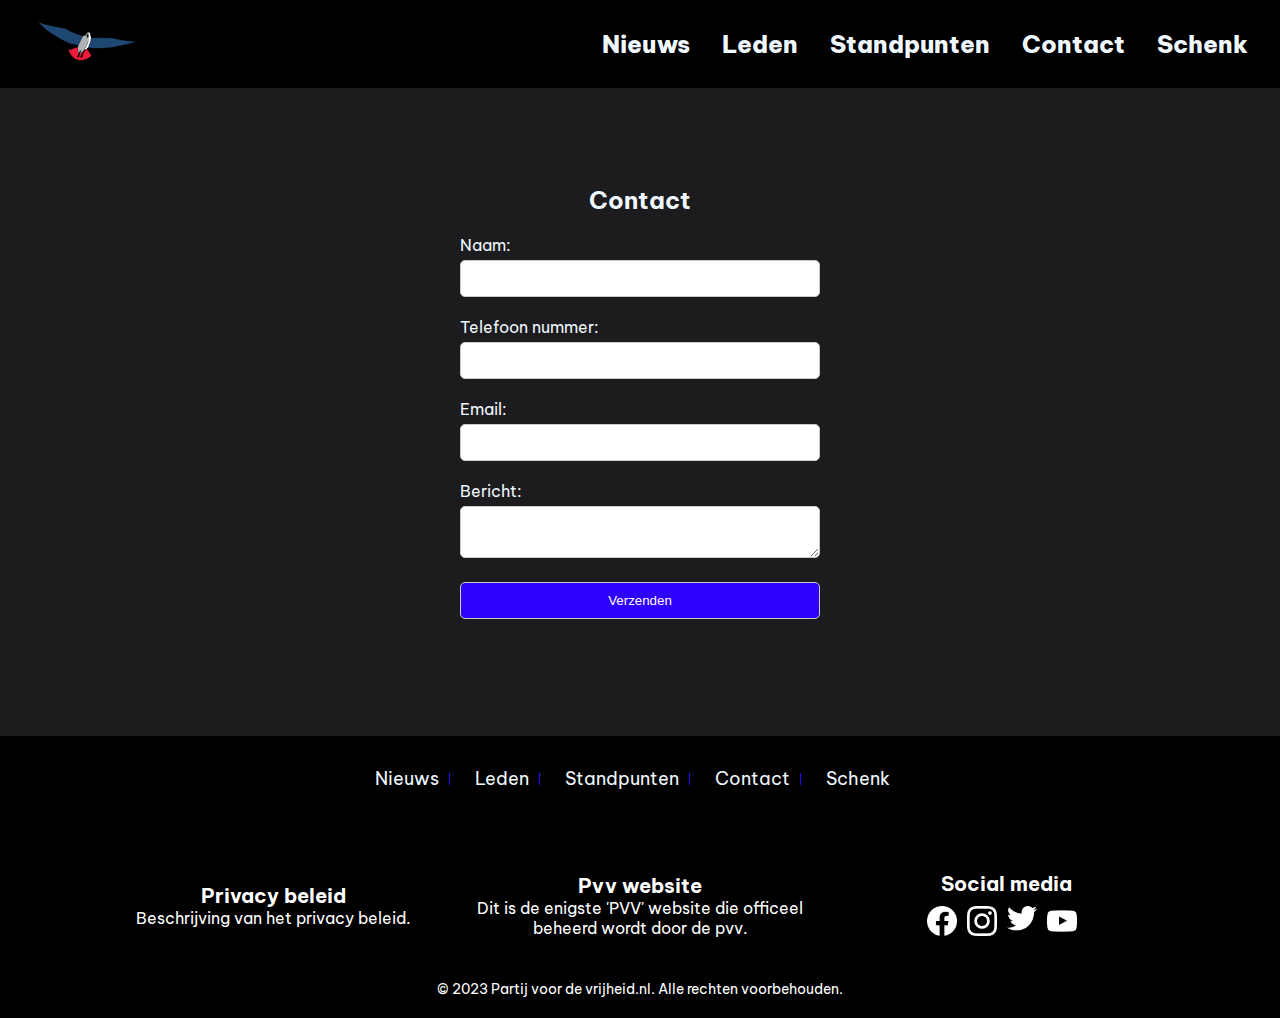
<file: html/contact_index.html>
<!DOCTYPE html>
<html lang="en">
<head>
    <meta charset="UTF-8">
    <meta http-equiv="X-UA-Compatible" content="IE=edge">
    <meta name="viewport" content="width=device-width, initial-scale=1.0">
    <link rel="stylesheet" href="../css/contact_style.css">
    <title>PVV Nieuws</title>
</head>
<body>
    <div class="container">
        <header>
            <body>
                <nav>
                    <ul class="nav-list">
                      <li class="nav-item">
                        <a href="../html/index.html">
                            <img src="../img/vogel1.png" alt=""></a>
                      </li>
                      <li class="nav-item">
                        <a href="../html/nieuws_index.html">Nieuws</a>
                      </li>
                      <li class="nav-item">
                        <a href="../html/leden_index.html">Leden</a>
                      </li>
                      <li class="nav-item">
                        <a href="../html/standpunten_index.html">Standpunten</a>
                      </li>
                      <li class="nav-item">
                        <a href="../html/contact_index.html">Contact</a>
                      </li>
                      <li class="nav-item">
                        <a href="../html/schenk_index.html">Schenk</a>
                      </li>
                    </ul>
                  </nav>
          </header>
          <main>
            <form action="submit_form.php" method="POST">
              <h2>Contact</h2>
              <div>
                <label for="name">Naam:</label>
                <input type="text" id="name" name="name" required>
              </div>
              <div>
                <label for="phone">Telefoon nummer:</label>
                <input type="tel" id="phone" name="phone" required>
              </div>
              <div>
                <label for="email">Email:</label>
                <input type="email" id="email" name="email" required>
              </div>
              <div>
                <label for="message">Bericht:</label>
                <textarea id="message" name="message" required></textarea>
              </div>
              <div>
                <input type="submit" value="Verzenden">
              </div>
            </form>
          </main>
          <footer>
            <div class="footer-content">
              <ul class="footer-links">
                <li><a href="#">Nieuws</a></li>
                <li><a href="#">Leden</a></li>
                <li><a href="#">Standpunten</a></li>
                <li><a href="#">Contact</a></li>
                <li><a href="#">Schenk</a></li>
              </ul>
              <div class="additional-sections">
                <div class="section">
                  <h3>Privacy beleid</h3>
                  <p>Beschrijving van het privacy beleid.</p>
                </div>
                <div class="section">
                  <h3>Pvv website</h3>
                  <p>Dit is de enigste 'PVV' website die officeel beheerd wordt door de pvv.</p>
                </div>
                <div class="section">
                  <h3>Social media</h3>
                  <ul class="social-media-icons">
                    <li><a href="https://www.facebook.com/partijvoordevrijheid/?locale=nl_NL"><img src="../img/icons/Facebook - Negative.png" alt="Icon 1"></a></li>
                    <li><a href="https://www.instagram.com/geertwilders/"><img src="../img/icons/Instagram - Negative.png" alt="Icon 2"></a></li>
                    <li><a href="https://twitter.com/limburg_pvv"><img src="../img/icons/Vector.png" alt="Icon 3"></a></li>
                    <li><a href="https://www.youtube.com/channel/UCCEuhjaT09ArS77AJm6etXw"><img src="../img/icons/YouTube - Negative.png" alt="Icon 4"></a></li>
                  </ul>
                </div>
              </div>
              <p class="copyright">&copy; 2023 Partij voor de vrijheid.nl. Alle rechten voorbehouden.</p>
            </div>
          </footer> 
    </div>
</body>
</html>
</file>
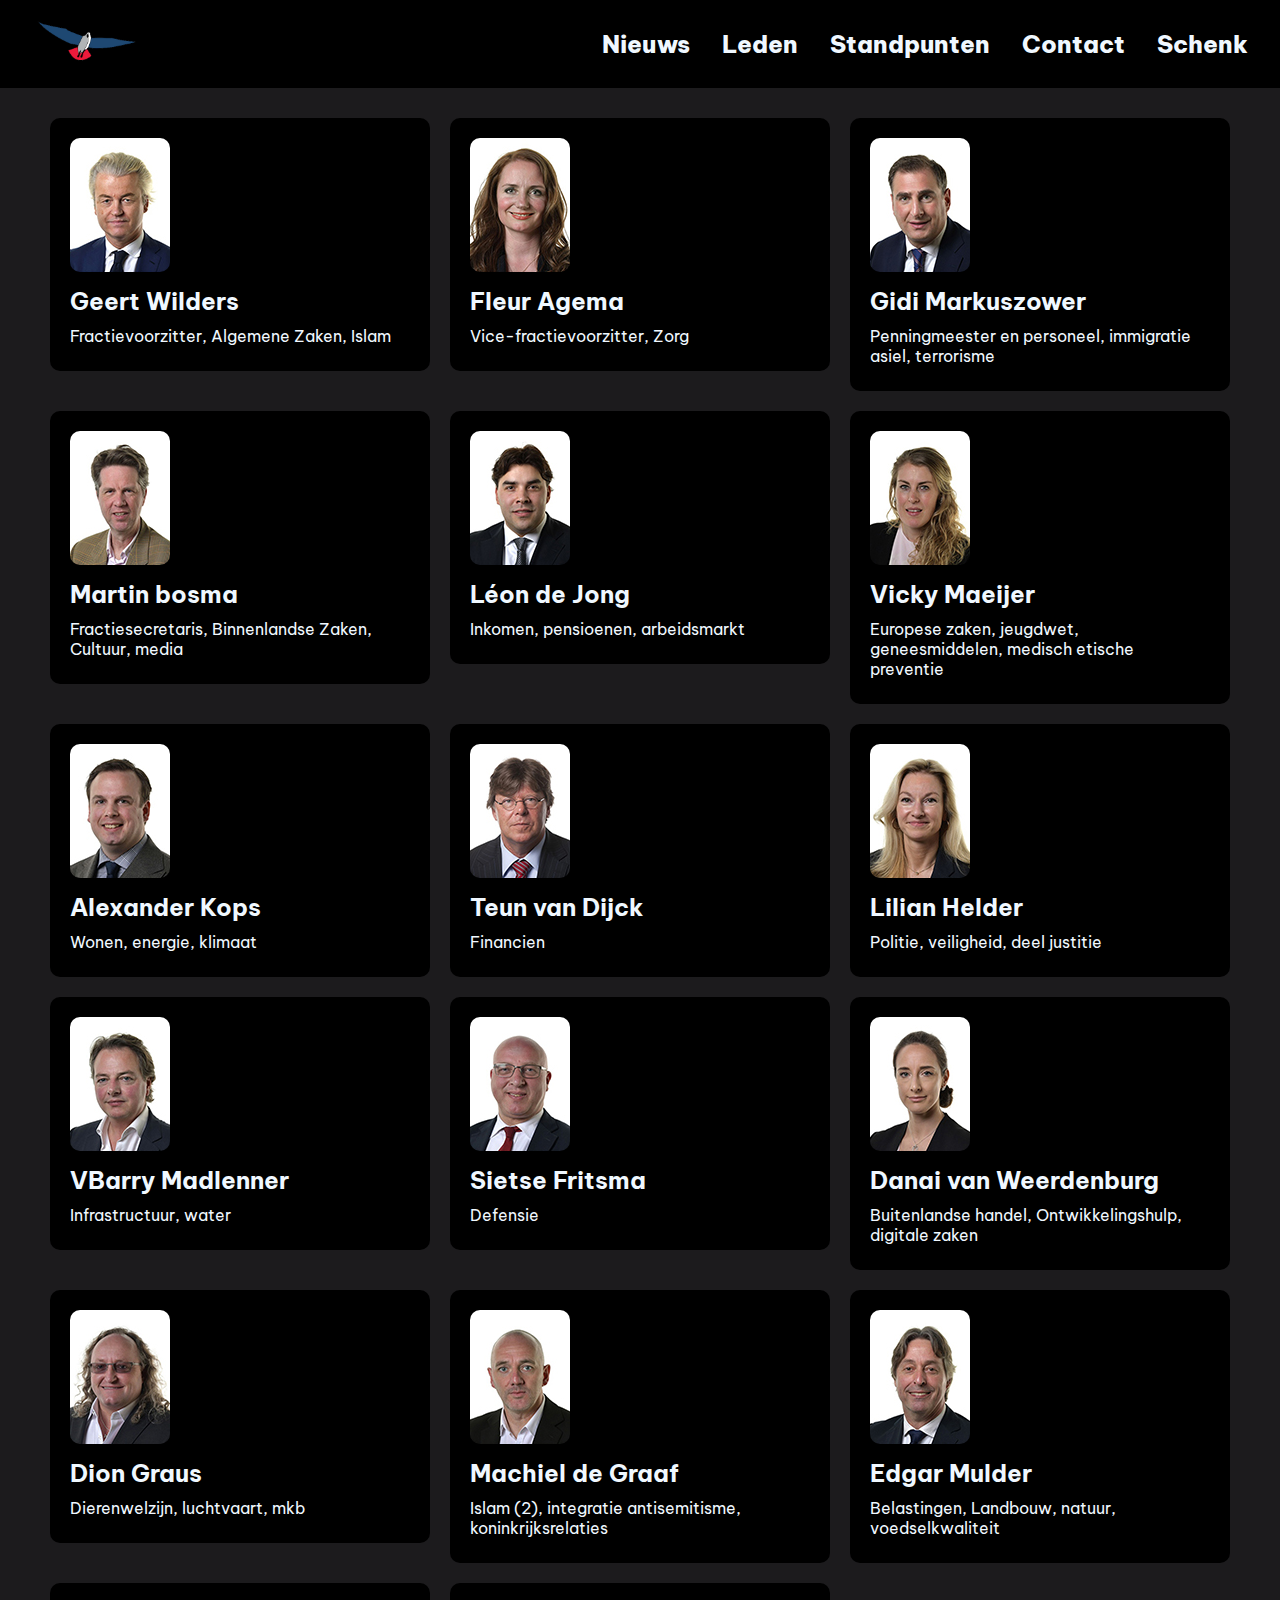
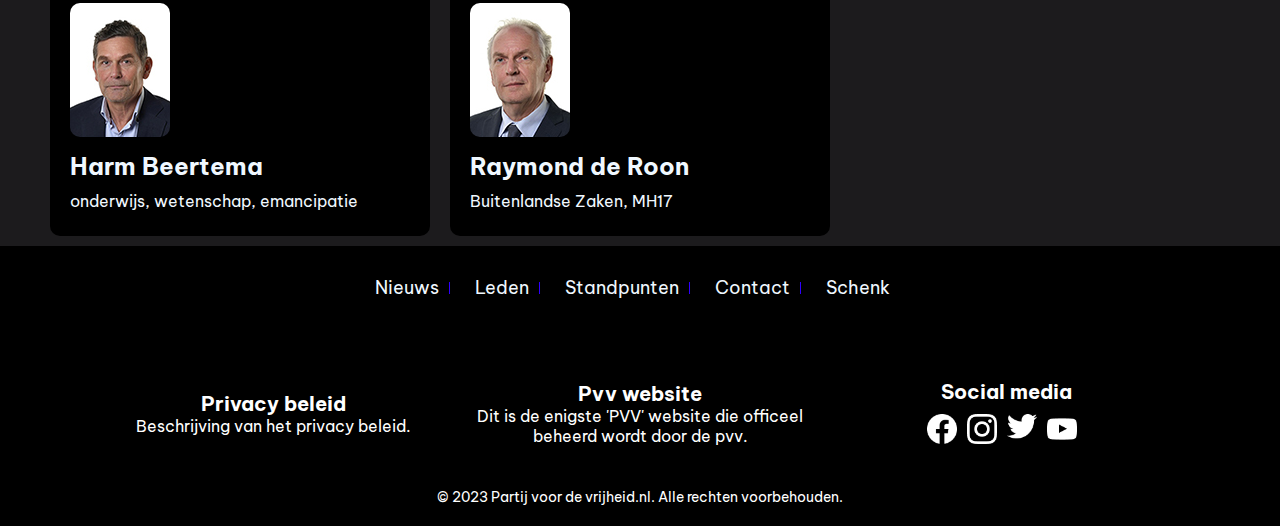
<file: html/leden_index.html>
<!DOCTYPE html>
<html lang="en">
<head>
    <meta charset="UTF-8">
    <meta http-equiv="X-UA-Compatible" content="IE=edge">
    <meta name="viewport" content="width=device-width, initial-scale=1.0">
    <link rel="stylesheet" href="../css/leden_style.css">
    <title>PVV Leden</title>
</head>
<body>
    <div class="container">
        <header>
            <body>
              <nav>
                <ul class="nav-list">
                  <li class="nav-item">
                    <a href="../html/index.html">
                        <img src="../img/vogel1.png" alt=""></a>
                  </li>
                  <li class="nav-item">
                    <a href="../html/nieuws_index.html">Nieuws</a>
                  </li>
                  <li class="nav-item">
                    <a  href="../html/leden_index.html">Leden</a>
                  </li>
                  <li class="nav-item">
                    <a href="../html/standpunten_index.html">Standpunten</a>
                  </li>
                  <li class="nav-item">
                    <a href="../html/contact_index.html">Contact</a>
                  </li>
                  <li class="nav-item">
                    <a href="../html/schenk_index.html">Schenk</a>
                  </li>
                </ul>
              </nav>
          </header>
          <main>
            <div class="news-container">
              <div class="news-item">
                  <img src="../img/leden-images/2de-kamer/pvv_wilders.jpg" alt="Afbeelding 1" class="news-image">
                  <h2>Geert Wilders</h2>
                <p>Fractievoorzitter, Algemene Zaken, Islam</p>
              </div>
              <div class="news-item">
                <img src="../img/leden-images/2de-kamer/pvv_agema.jpg" alt="Afbeelding 1" class="news-image">
                <h2>Fleur Agema</h2>
              <p>Vice-fractievoorzitter, Zorg</p>
            </div>
            <div class="news-item">
                <img src="../img/leden-images/2de-kamer/pvv_markuszower.jpg" alt="Afbeelding 1" class="news-image">
                <h2>Gidi Markuszower</h2>
              <p>Penningmeester en personeel, immigratie asiel, terrorisme</p>
            </div>
            <div class="news-item">
                <img src="../img/leden-images/2de-kamer/pvv_bosma.jpg" alt="Afbeelding 1" class="news-image">
                <h2>Martin bosma</h2>
              <p>Fractiesecretaris, Binnenlandse Zaken, Cultuur, media</p>
            </div>
            <div class="news-item">
                <img src="../img/leden-images/2de-kamer/pvv_jong_de.jpg" alt="Afbeelding 1" class="news-image">
                <h2>Léon de Jong</h2>
              <p>Inkomen, pensioenen, arbeidsmarkt</p>
            </div>
            <div class="news-item">
                <img src="../img/leden-images/2de-kamer/pvv_maeijer.jpg" alt="Afbeelding 1" class="news-image">
                <h2>Vicky Maeijer</h2>
              <p>Europese zaken, jeugdwet, geneesmiddelen, medisch etische preventie</p>
            </div>
            <div class="news-item">
                <img src="../img/leden-images/2de-kamer/pvv_kops.jpg" alt="Afbeelding 1" class="news-image">
                <h2>Alexander Kops</h2>
              <p>Wonen, energie, klimaat</p>
            </div>
            <div class="news-item">
                <img src="../img/leden-images/2de-kamer/pvv_dijck_van.jpg" alt="Afbeelding 1" class="news-image">
                <h2>Teun van Dijck</h2>
              <p>Financien</p>
            </div>
            <div class="news-item">
                <img src="../img/leden-images/2de-kamer/pvv_helder.jpg" alt="Afbeelding 1" class="news-image">
                <h2>Lilian Helder</h2>
              <p>Politie, veiligheid, deel justitie</p>
            </div>
            <div class="news-item">
                <img src="../img/leden-images/2de-kamer/pvv_madlener.jpg" alt="Afbeelding 1" class="news-image">
                <h2>VBarry Madlenner</h2>
              <p>Infrastructuur, water</p>
            </div>
            <div class="news-item">
                <img src="../img/leden-images/2de-kamer/pvv_fritsma.jpg" alt="Afbeelding 1" class="news-image">
                <h2>Sietse Fritsma</h2>
              <p>Defensie</p>
            </div>
            <div class="news-item">
                <img src="../img/leden-images/2de-kamer/pvv_weerdenburg_van.jpg" alt="Afbeelding 1" class="news-image">
                <h2>Danai van Weerdenburg</h2>
              <p>Buitenlandse handel, Ontwikkelingshulp, digitale zaken</p>
            </div>
            <div class="news-item">
                <img src="../img/leden-images/2de-kamer/pvv_graus.jpg" alt="Afbeelding 1" class="news-image">
                <h2>Dion Graus</h2>
              <p>Dierenwelzijn, luchtvaart, mkb</p>
            </div>
            <div class="news-item">
                <img src="../img/leden-images/2de-kamer/pvv_graaf_de.jpg" alt="Afbeelding 1" class="news-image">
                <h2>Machiel de Graaf</h2>
              <p>Islam (2), integratie antisemitisme, koninkrijksrelaties</p>
            </div>
            <div class="news-item">
                <img src="../img/leden-images/2de-kamer/pvv_mulder_edgar.jpg" alt="Afbeelding 1" class="news-image">
                <h2>Edgar Mulder</h2>
              <p>Belastingen, Landbouw, natuur, voedselkwaliteit</p>
            </div>
            <div class="news-item">
                <img src="../img/leden-images/2de-kamer/pvv_beertema.jpg" alt="Afbeelding 1" class="news-image">
                <h2>Harm Beertema</h2>
              <p>onderwijs, wetenschap, emancipatie</p>
            </div>
            <div class="news-item">
                <img src="../img/leden-images/2de-kamer/pvv_roon_de.jpg" alt="Afbeelding 1" class="news-image">
                <h2>Raymond de Roon</h2>
              <p>Buitenlandse Zaken, MH17</p>
            </div>
            </div>
          </main>
          <footer>
            <div class="footer-content">
              <ul class="footer-links">
                <li><a href="#">Nieuws</a></li>
                <li><a href="#">Leden</a></li>
                <li><a href="#">Standpunten</a></li>
                <li><a href="#">Contact</a></li>
                <li><a href="#">Schenk</a></li>
              </ul>
              <div class="additional-sections">
                <div class="section">
                  <h3>Privacy beleid</h3>
                  <p>Beschrijving van het privacy beleid.</p>
                </div>
                <div class="section">
                  <h3>Pvv website</h3>
                  <p>Dit is de enigste 'PVV' website die officeel beheerd wordt door de pvv.</p>
                </div>
                <div class="section">
                  <h3>Social media</h3>
                  <ul class="social-media-icons">
                    <li><a href="https://www.facebook.com/partijvoordevrijheid/?locale=nl_NL"><img src="../img/icons/Facebook - Negative.png" alt="Icon 1"></a></li>
                    <li><a href="https://www.instagram.com/geertwilders/"><img src="../img/icons/Instagram - Negative.png" alt="Icon 2"></a></li>
                    <li><a href="https://twitter.com/limburg_pvv"><img src="../img/icons/Vector.png" alt="Icon 3"></a></li>
                    <li><a href="https://www.youtube.com/channel/UCCEuhjaT09ArS77AJm6etXw"><img src="../img/icons/YouTube - Negative.png" alt="Icon 4"></a></li>
                  </ul>
                </div>
              </div>
              <p class="copyright">&copy; 2023 Partij voor de vrijheid.nl. Alle rechten voorbehouden.</p>
            </div>
          </footer> 
    </div>
</body>
</html>
</file>
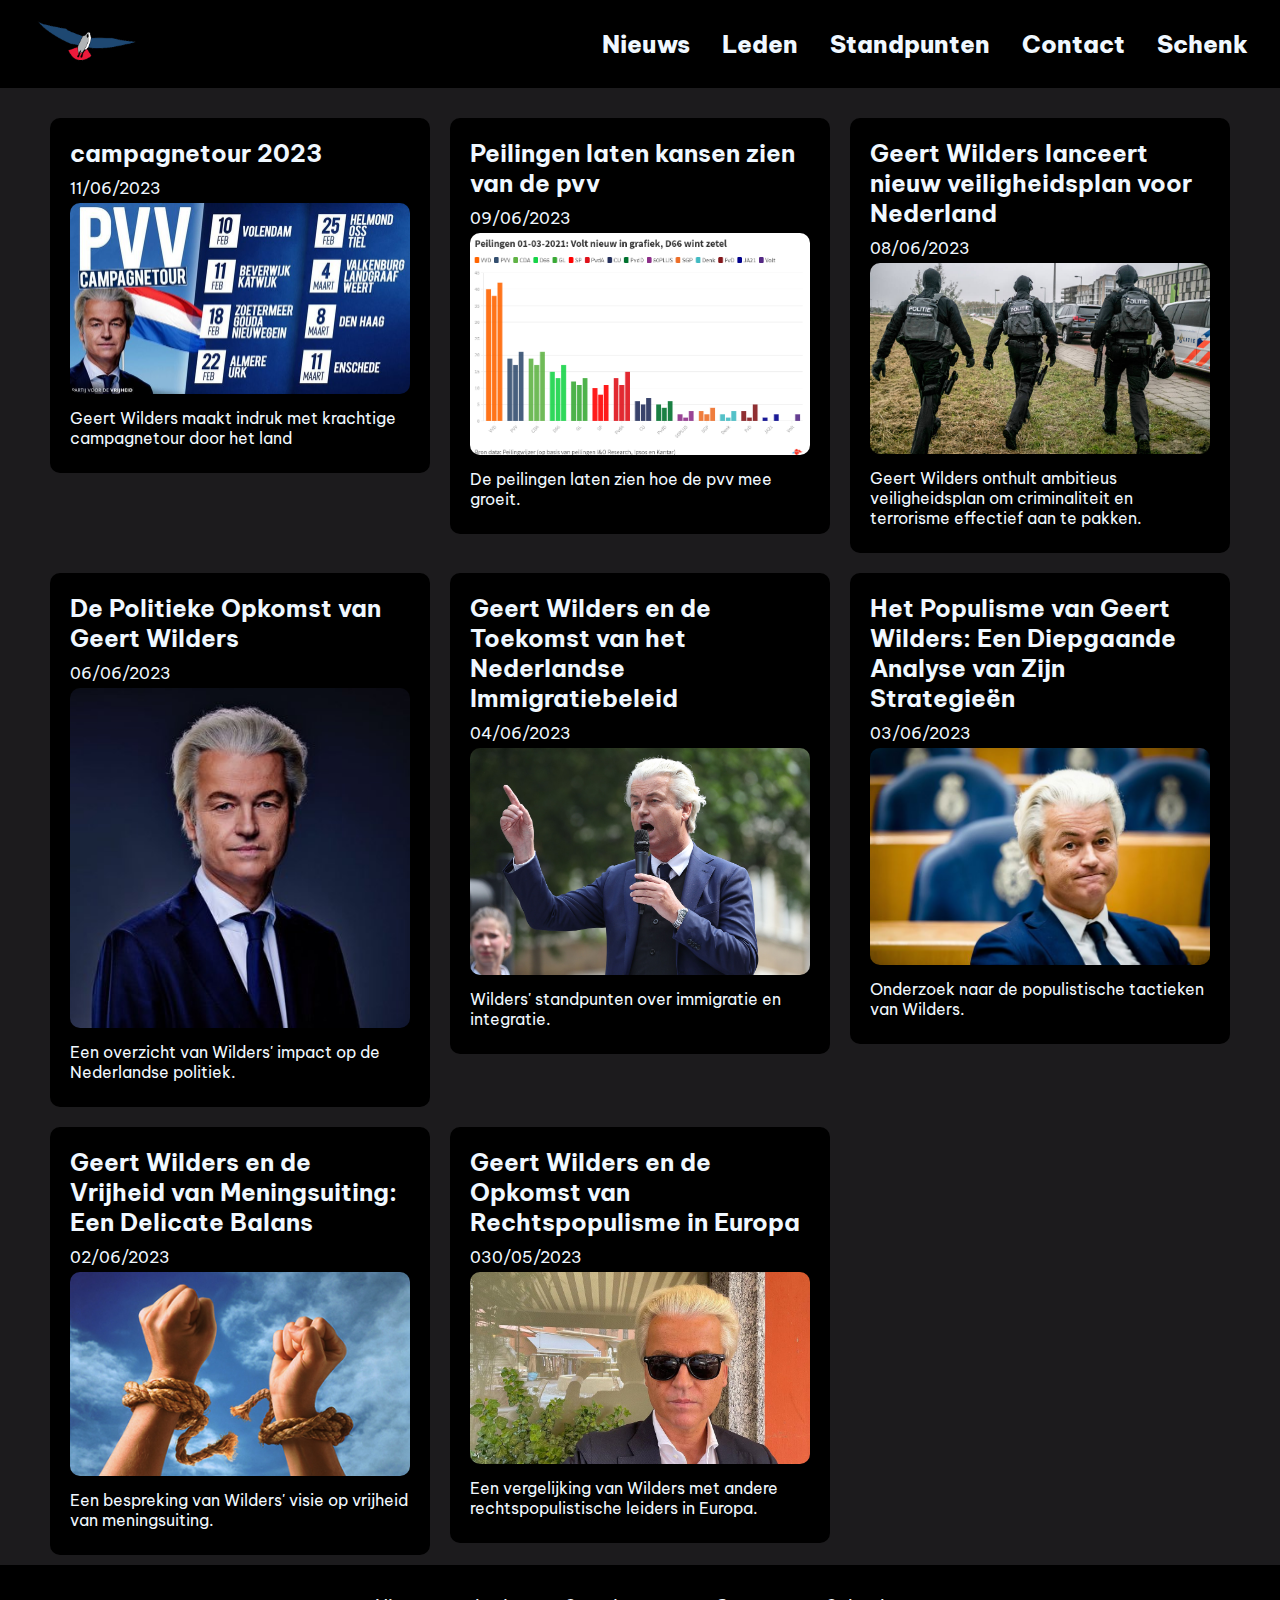
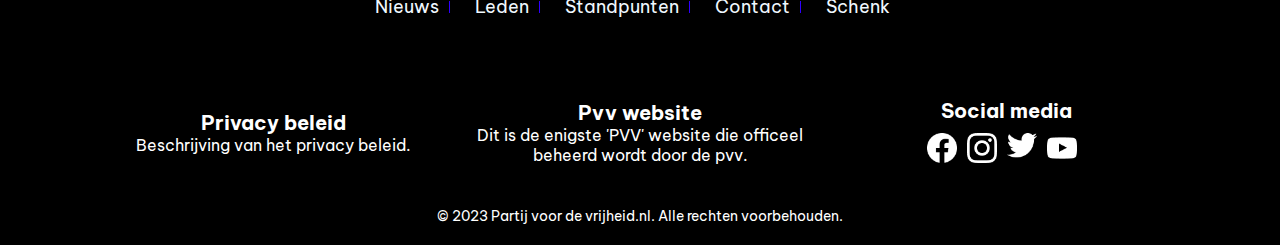
<file: html/nieuws_index.html>
<!DOCTYPE html>
<html lang="en">
<head>
    <meta charset="UTF-8">
    <meta http-equiv="X-UA-Compatible" content="IE=edge">
    <meta name="viewport" content="width=device-width, initial-scale=1.0">
    <link rel="stylesheet" href="../css/nieuws_style.css">
    <title>PVV Nieuws</title>
</head>
<body>
    <div class="container">
        <header>
            <body>
                <nav>
                    <ul class="nav-list">
                      <li class="nav-item">
                        <a href="../html/index.html">
                            <img src="../img/vogel1.png" alt=""></a>
                      </li>
                      <li class="nav-item">
                        <a href="../html/nieuws_index.html">Nieuws</a>
                      </li>
                      <li class="nav-item">
                        <a href="../html/leden_index.html">Leden</a>
                      </li>
                      <li class="nav-item">
                        <a href="../html/standpunten_index.html">Standpunten</a>
                      </li>
                      <li class="nav-item">
                        <a href="../html/contact_index.html">Contact</a>
                      </li>
                      <li class="nav-item">
                        <a href="../html/schenk_index.html">Schenk</a>
                      </li>
                    </ul>
                  </nav>
          </header>
          <main>
            <div class="news-container">
              <div class="news-item">
                <h2>campagnetour 2023</h2>
                <p>11/06/2023</p>
                <img src="../img/nieuws-images/campagnetour.jpg" alt="Afbeelding 1" class="news-image">
                <p>Geert Wilders maakt indruk met krachtige campagnetour door het land</p>
              </div>
              <div class="news-item">
                <h2>Peilingen laten kansen zien van de pvv</h2>
                <p>09/06/2023</p>
                <img src="../img/nieuws-images/de-derde-keer-peilingen.png" alt="Afbeelding 2" class="news-image">
                <p>De peilingen laten zien hoe de pvv mee groeit.</p>
              </div>
              <div class="news-item">
                <h2>Geert Wilders lanceert nieuw veiligheidsplan voor Nederland</h2>
                <p>08/06/2023</p>
                <img src="../img/nieuws-images/1024x576a.jpg" alt="Afbeelding 3" class="news-image">
                <p>Geert Wilders onthult ambitieus veiligheidsplan om criminaliteit en terrorisme effectief aan te pakken.</p>
              </div>
              <div class="news-item">
                <h2>De Politieke Opkomst van Geert Wilders</h2>
                <p>06/06/2023</p>
                <img src="../img/nieuws-images/FxycqNfXoAELWZu.jpg" alt="Afbeelding 3" class="news-image">
                <p>Een overzicht van Wilders' impact op de Nederlandse politiek.</p>
              </div>
              <div class="news-item">
                <h2>Geert Wilders en de Toekomst van het Nederlandse Immigratiebeleid</h2>
                <p>04/06/2023</p>
                <img src="../img/nieuws-images/geert-wilders-blaast-cartoonwedstrijd-af-er-staat-een-prijs-op-mijn-hoofd.jpg" alt="Afbeelding 3" class="news-image">
                <p>Wilders' standpunten over immigratie en integratie.</p>
              </div>
              <div class="news-item">
                <h2>Het Populisme van Geert Wilders: Een Diepgaande Analyse van Zijn Strategieën</h2>
                <p>03/06/2023</p>
                <img src="../img/nieuws-images/download.jpg" alt="Afbeelding 3" class="news-image">
                <p>Onderzoek naar de populistische tactieken van Wilders.</p>
              </div>
              <div class="news-item">
                <h2>Geert Wilders en de Vrijheid van Meningsuiting: Een Delicate Balans</h2>
                <p>02/06/2023</p>
                <img src="../img/nieuws-images/freedom-001.jpg" alt="Afbeelding 3" class="news-image">
                <p>Een bespreking van Wilders' visie op vrijheid van meningsuiting.</p>
              </div>
              <div class="news-item">
                <h2>Geert Wilders en de Opkomst van Rechtspopulisme in Europa</h2>
                <p>030/05/2023</p>
                <img src="../img/nieuws-images/Geert-Wilders-.jpg" alt="Afbeelding 3" class="news-image">
                <p>Een vergelijking van Wilders met andere rechtspopulistische leiders in Europa.</p>
              </div>
              
            </div>
          </main>
          <footer>
            <div class="footer-content">
              <ul class="footer-links">
                <li><a href="#">Nieuws</a></li>
                <li><a href="#">Leden</a></li>
                <li><a href="#">Standpunten</a></li>
                <li><a href="#">Contact</a></li>
                <li><a href="#">Schenk</a></li>
              </ul>
              <div class="additional-sections">
                <div class="section">
                  <h3>Privacy beleid</h3>
                  <p>Beschrijving van het privacy beleid.</p>
                </div>
                <div class="section">
                  <h3>Pvv website</h3>
                  <p>Dit is de enigste 'PVV' website die officeel beheerd wordt door de pvv.</p>
                </div>
                <div class="section">
                  <h3>Social media</h3>
                  <ul class="social-media-icons">
                    <li><a href="https://www.facebook.com/partijvoordevrijheid/?locale=nl_NL"><img src="../img/icons/Facebook - Negative.png" alt="Icon 1"></a></li>
                    <li><a href="https://www.instagram.com/geertwilders/"><img src="../img/icons/Instagram - Negative.png" alt="Icon 2"></a></li>
                    <li><a href="https://twitter.com/limburg_pvv"><img src="../img/icons/Vector.png" alt="Icon 3"></a></li>
                    <li><a href="https://www.youtube.com/channel/UCCEuhjaT09ArS77AJm6etXw"><img src="../img/icons/YouTube - Negative.png" alt="Icon 4"></a></li>
                  </ul>
                </div>
              </div>
              <p class="copyright">&copy; 2023 Partij voor de vrijheid.nl. Alle rechten voorbehouden.</p>
            </div>
          </footer> 
    </div>
</body>
</html>
</file>
<file: css/contact_style.css>
@import url("https://fonts.googleapis.com/css2?family=Be+Vietnam+Pro:ital,wght@0,100;0,200;0,300;0,400;0,500;0,600;0,700;0,800;0,900;1,100;1,200;1,300;1,400;1,500;1,600;1,700;1,800;1,900&display=swap");

* {
  margin: 0;
  padding: 0;
  border: 0;
  text-decoration: none;
}
:root {
  --basis-kleur: #2f00ff;
}

*,
*:before,
*:after {
  box-sizing: border-box;
}

body {
  font-family: "Be Vietnam Pro", sans-serif;
  background-color: #1c1b1d; 
}




.nav-list {
  background: rgb(0, 0, 0);
  padding: 1rem 0;
  display: flex;
  justify-content: flex-end;
  align-items: center;
}

.nav-item {
  list-style: none;
  margin-right: 2rem;
}

.nav-item img {
  height: 50px;
}

.nav-item a {
  text-decoration: none;
  color: aliceblue;
  font-size: 1.5rem;
  font-weight: 800;
  transition: all 200ms ease-in;
}

.nav-item a:hover {
  color: var(--basis-kleur);
}

.nav-item:first-child {
  margin-right: auto;
  margin-left: 2rem;
}
.nav-itemz img {
  width: 40px;
}
.nav-itemz {
  margin-right: 20PX;
}


/* Main */

main {
  display: flex;
  justify-content: center;
  align-items: center;
  height: 72vh;
}

form {
  width: 400px;
  padding: 20px;
  border-radius: 10px;
}

form h2 {
  margin-bottom: 20px;
  text-align: center;
  color: aliceblue;
}

form div {
  margin-bottom: 20px;
}

form label {
  display: block;
  margin-bottom: 5px;
  color: aliceblue;
}

form input,
form textarea {
  width: 100%;
  padding: 10px;
  border: 1px solid #ccc;
  border-radius: 5px;
}

form input[type="submit"] {
  background-color: #2f00ff;
  color: #fff;
  cursor: pointer;
}

form input[type="submit"]:hover {
  background-color: #1d0099;
}



/* Footer */

.footer-content {
  display: flex;
  flex-direction: column;
  align-items: center;
  background-color: black;
  color: white;
}

.footer-links {
  display: flex;
  list-style: none;
  padding: 31px 0;
  justify-content: center;
}

.footer-links li {
  margin-right: 15px;
}

.footer-links a {
  color: aliceblue;
  font-size: 18px;
}

.additional-sections {
  display: flex;
  flex-wrap: wrap;
  justify-content: center;
  align-items: center;
  margin-top: 30px;
}

.section {
  flex: 0 0 33.33%;
  text-align: center;
  padding: 20px;
}

.section h3 {
  margin-top: 0;
  font-size: 20px;
}

.section p {
  margin-bottom: 0;
  font-size: 16px;
}
    
.footer-content .copyright {
  text-align: center;
  padding: 20px;
  font-size: 14px;
}
.footer-links li:not(:last-child)::after {
  content: "";
  display: inline-block;
  width: 1px;
  height: 12px;
  background-color: #2f00ff;
  margin-left: 10px;
  margin-right: 10px;
}

.social-media-icons {
  display: flex;
  justify-content: center;
  list-style: none;
  padding: 0;
}

.social-media-icons li {
  margin-right: 10px;
  margin-top: 10px;
}

.social-media-icons img {
  width: 30px;
}

/* responsive */

@media screen and (min-width: 800px){
  .nav-itemz img {
    display: none;
  }
  .overlay{
    display: none;
  }
}
@media screen and (max-width: 800px){
  .nav-item a {
    display: none; 
  }
  .overlay {

    height: 100%;
    width: 0;
    position: fixed; 
    z-index: 1; 
    left: 0;
    top: 0;
    background-color: rgb(0,0,0); 
    background-color: rgba(0,0,0, 1); 
    overflow-x: hidden; 
    transition: 0.5s; 
  }
  
  
  .overlay-content {
    position: relative;
    top: 25%; 
    width: 100%; 
    text-align: center; 
    margin-top: 30px; 
  }
  
  
  .overlay a {
    padding: 8px;
    text-decoration: none;
    font-size: 36px;
    color: #818181;
    display: block; 
    transition: 0.2s; 
  }
  
  
  .overlay a:hover, .overlay a:focus {
    color: #f1f1f1;
  }
  
  
  .overlay .sluitbtn {
    position: absolute;
    top: 20px;
    right: 45px;
    font-size: 60px;
  }

}


/* Muisje */

body {
  cursor: none;
}
.cursor-dot {
  width: 5px;
  height: 5px;
  background-color: white;
}
.cursor-outline {
  border:2px solid white;
  border-radius:50%;
  width:50px;
  height:50px;
  text-align:center;
  line-height:100px;

}
.cursor-dot, .cursor-outline {
  position: fixed;
  top: 0;
  left: 0;
  transform: translate(-50%, -50%);
  border-radius: 50%;
  z-index: 1;
  pointer-events: none;
}
</file>
<file: css/leden_style.css>
@import url("https://fonts.googleapis.com/css2?family=Be+Vietnam+Pro:ital,wght@0,100;0,200;0,300;0,400;0,500;0,600;0,700;0,800;0,900;1,100;1,200;1,300;1,400;1,500;1,600;1,700;1,800;1,900&display=swap");

* {
  margin: 0;
  padding: 0;
  border: 0;
  text-decoration: none;
}
:root {
  --basis-kleur: #2f00ff;
}

*,
*:before,
*:after {
  box-sizing: border-box;
}

body {
  font-family: "Be Vietnam Pro", sans-serif;
  background-color: #1c1b1d;  
}



.nav-list {
  background: rgb(0, 0, 0);
  padding: 1rem 0;
  display: flex;
  justify-content: flex-end;
  align-items: center;
}

.nav-item {
  list-style: none;
  margin-right: 2rem;
}

.nav-item img {
  height: 50px;
}

.nav-item a {
  text-decoration: none;
  color: aliceblue;
  font-size: 1.5rem;
  font-weight: 800;
  transition: all 200ms ease-in;
}

.nav-item a:hover {
  color: var(--basis-kleur);
}

.nav-item:first-child {
  margin-right: auto;
  margin-left: 2rem;
}
.nav-itemz img {
  width: 40px;
}
.nav-itemz {
  margin-right: 20PX;
}

/* Main */

main {
    display: flex;
    justify-content: center;
    align-items: flex-start;
  }
  
  .news-container {
    display: flex;
    flex-wrap: wrap;
    max-width: 1200px;
    margin-top: 20px;
    background-color: #1c1b1d;  
  }
  
  .news-item {
    flex: 0 0 calc(33.33% - 20px);
    margin: 10px;
    padding: 20px;
    background-color: #000000;
    border-radius: 10px;
    overflow: hidden;
    align-self: flex-start;
    min-height: 200px;
    width: 300px;
  }
  
  .news-item h2 {
    font-size: 24px;
    margin-bottom: 10px;
    color: aliceblue;
  }
  
  .news-item p {
    font-size: 16px;
    margin-bottom: 5px;
    color: aliceblue;
  }
  
  .news-image {
    max-width: 100%;
    height: auto;
    margin-bottom: 10px;
    border-radius: 10px;
  }

/* Footer */

.footer-content {
  display: flex;
  flex-direction: column;
  align-items: center;
  background-color: black;
  color: white;
}

.footer-links {
  display: flex;
  list-style: none;
  padding: 30px 0;
  justify-content: center;
}

.footer-links li {
  margin-right: 15px;
}

.footer-links a {
  color: aliceblue;
  font-size: 18px;
}

.additional-sections {
  display: flex;
  flex-wrap: wrap;
  justify-content: center;
  align-items: center;
  margin-top: 30px;
}

.section {
  flex: 0 0 33.33%;
  text-align: center;
  padding: 20px;
}

.section h3 {
  margin-top: 0;
  font-size: 20px;
}

.section p {
  margin-bottom: 0;
  font-size: 16px;
}

.footer-content .copyright {
  text-align: center;
  padding: 20px;
  font-size: 14px;
}
.footer-links li:not(:last-child)::after {
  content: "";
  display: inline-block;
  width: 1px;
  height: 12px;
  background-color: #2f00ff;
  margin-left: 10px;
  margin-right: 10px;
}

.social-media-icons {
  display: flex;
  justify-content: center;
  list-style: none;
  padding: 0;
}

.social-media-icons li {
  margin-right: 10px;
  margin-top: 10px;
}

.social-media-icons img {
  width: 30px;
}

/* responsive */

@media screen and (min-width: 800px){
  .nav-itemz img {
    display: none;
  }
  .overlay{
    display: none;
  }
}
@media screen and (max-width: 800px){
  .nav-item a {
    display: none; 
  }
  .overlay {

    height: 100%;
    width: 0;
    position: fixed; 
    z-index: 1; 
    left: 0;
    top: 0;
    background-color: rgb(0,0,0); 
    background-color: rgba(0,0,0, 1); 
    overflow-x: hidden; 
    transition: 0.5s; 
  }
  
  
  .overlay-content {
    position: relative;
    top: 25%; 
    width: 100%; 
    text-align: center; 
    margin-top: 30px; 
  }
  
  
  .overlay a {
    padding: 8px;
    text-decoration: none;
    font-size: 36px;
    color: #818181;
    display: block; 
    transition: 0.2s; 
  }
  
  
  .overlay a:hover, .overlay a:focus {
    color: #f1f1f1;
  }
  
  
  .overlay .sluitbtn {
    position: absolute;
    top: 20px;
    right: 45px;
    font-size: 60px;
  }

}
@media screen and (max-width: 800px) {
  .news-item {
    flex: 0 0 100%;
  }
}

/* Muisje */

body {
  cursor: none;
}
.cursor-dot {
  width: 5px;
  height: 5px;
  background-color: white;
}
.cursor-outline {
  border:2px solid white;
  border-radius:50%;
  width:50px;
  height:50px;
  text-align:center;
  line-height:100px;

}
.cursor-dot, .cursor-outline {
  position: fixed;
  top: 0;
  left: 0;
  transform: translate(-50%, -50%);
  border-radius: 50%;
  z-index: 1;
  pointer-events: none;
}
</file>
<file: css/nieuws_style.css>
@import url("https://fonts.googleapis.com/css2?family=Be+Vietnam+Pro:ital,wght@0,100;0,200;0,300;0,400;0,500;0,600;0,700;0,800;0,900;1,100;1,200;1,300;1,400;1,500;1,600;1,700;1,800;1,900&display=swap");

* {
  margin: 0;
  padding: 0;
  border: 0;
  text-decoration: none;
}
:root {
  --basis-kleur: #2f00ff;
}

*,
*:before,
*:after {
  box-sizing: border-box;
}

body {
  font-family: "Be Vietnam Pro", sans-serif;
  background-color: #1c1b1d;  
}



.nav-list {
  background: rgb(0, 0, 0);
  padding: 1rem 0;
  display: flex;
  justify-content: flex-end;
  align-items: center;
}

.nav-item {
  list-style: none;
  margin-right: 2rem;
}

.nav-item img {
  height: 50px;
}

.nav-itemz img {
  width: 40px;
}
.nav-itemz {
  margin-right: 20PX;
}
.nav-item a {
  text-decoration: none;
  color: aliceblue;
  font-size: 1.5rem;
  font-weight: 800;
  transition: all 200ms ease-in;
}

.nav-item a:hover {
  color: var(--basis-kleur);
}

.nav-item:first-child {
  margin-right: auto;
  margin-left: 2rem;
}

/* Main */

main {
  display: flex;
  justify-content: center;
  align-items: flex-start;
}

.news-container {
  display: flex;
  flex-wrap: wrap;
  max-width: 1200px;
  margin-top: 20px;
  background-color: #1c1b1d;  
}

.news-item {
  flex: 0 0 calc(33.33% - 20px);
  margin: 10px;
  padding: 20px;
  background-color: #000000;
  border-radius: 10px;
  overflow: hidden;
  align-self: flex-start;
  min-height: 200px;
  width: 300px;
  
}

.news-item h2 {
  font-size: 24px;
  margin-bottom: 10px;
  color: aliceblue;
}

.news-item p {
  font-size: 16px;
  margin-bottom: 5px;
  color: aliceblue;
}

.news-image {
  max-width: 100%;
  height: auto;
  margin-bottom: 10px;
  border-radius: 10px;
}

/* Footer */

.footer-content {
  display: flex;
  flex-direction: column;
  align-items: center;
  background-color: black;
  color: white;
}

.footer-links {
  display: flex;
  list-style: none;
  padding: 30px 0;
  justify-content: center;
}

.footer-links li {
  margin-right: 15px;
}

.footer-links a {
  color: aliceblue;
  font-size: 18px;
}

.additional-sections {
  display: flex;
  flex-wrap: wrap;
  justify-content: center;
  align-items: center;
  margin-top: 30px;
}

.section {
  flex: 0 0 33.33%;
  text-align: center;
  padding: 20px;
}

.section h3 {
  margin-top: 0;
  font-size: 20px;
}

.section p {
  margin-bottom: 0;
  font-size: 16px;
}

.footer-content .copyright {
  text-align: center;
  padding: 20px;
  font-size: 14px;
}
.footer-links li:not(:last-child)::after {
  content: "";
  display: inline-block;
  width: 1px;
  height: 12px;
  background-color: #2f00ff;
  margin-left: 10px;
  margin-right: 10px;
}

.social-media-icons {
  display: flex;
  justify-content: center;
  list-style: none;
  padding: 0;
}

.social-media-icons li {
  margin-right: 10px;
  margin-top: 10px;
}

.social-media-icons img {
  width: 30px;
}

/* responsive */

@media screen and (min-width: 800px){
  .nav-itemz img {
    display: none;
  }
  .overlay{
    display: none;
  }
}
@media screen and (max-width: 800px){
  .nav-item a {
    display: none; 
  }
  .overlay {

    height: 100%;
    width: 0;
    position: fixed; 
    z-index: 1; 
    left: 0;
    top: 0;
    background-color: rgb(0,0,0); 
    background-color: rgba(0,0,0, 1); 
    overflow-x: hidden; 
    transition: 0.5s; 
  }
  
  
  .overlay-content {
    position: relative;
    top: 25%; 
    width: 100%; 
    text-align: center; 
    margin-top: 30px; 
  }
  
  
  .overlay a {
    padding: 8px;
    text-decoration: none;
    font-size: 36px;
    color: #818181;
    display: block; 
    transition: 0.2s; 
  }
  
  
  .overlay a:hover, .overlay a:focus {
    color: #f1f1f1;
  }
  
  
  .overlay .sluitbtn {
    position: absolute;
    top: 20px;
    right: 45px;
    font-size: 60px;
  }

}
@media screen and (max-width: 800px) {
  .news-item {
    flex: 0 0 100%;
  }
}

/* Muisje */

body {
  cursor: none;
}
.cursor-dot {
  width: 5px;
  height: 5px;
  background-color: white;
}
.cursor-outline {
  border:2px solid white;
  border-radius:50%;
  width:50px;
  height:50px;
  text-align:center;
  line-height:100px;

}
.cursor-dot, .cursor-outline {
  position: fixed;
  top: 0;
  left: 0;
  transform: translate(-50%, -50%);
  border-radius: 50%;
  z-index: 1;
  pointer-events: none;
}
</file>
